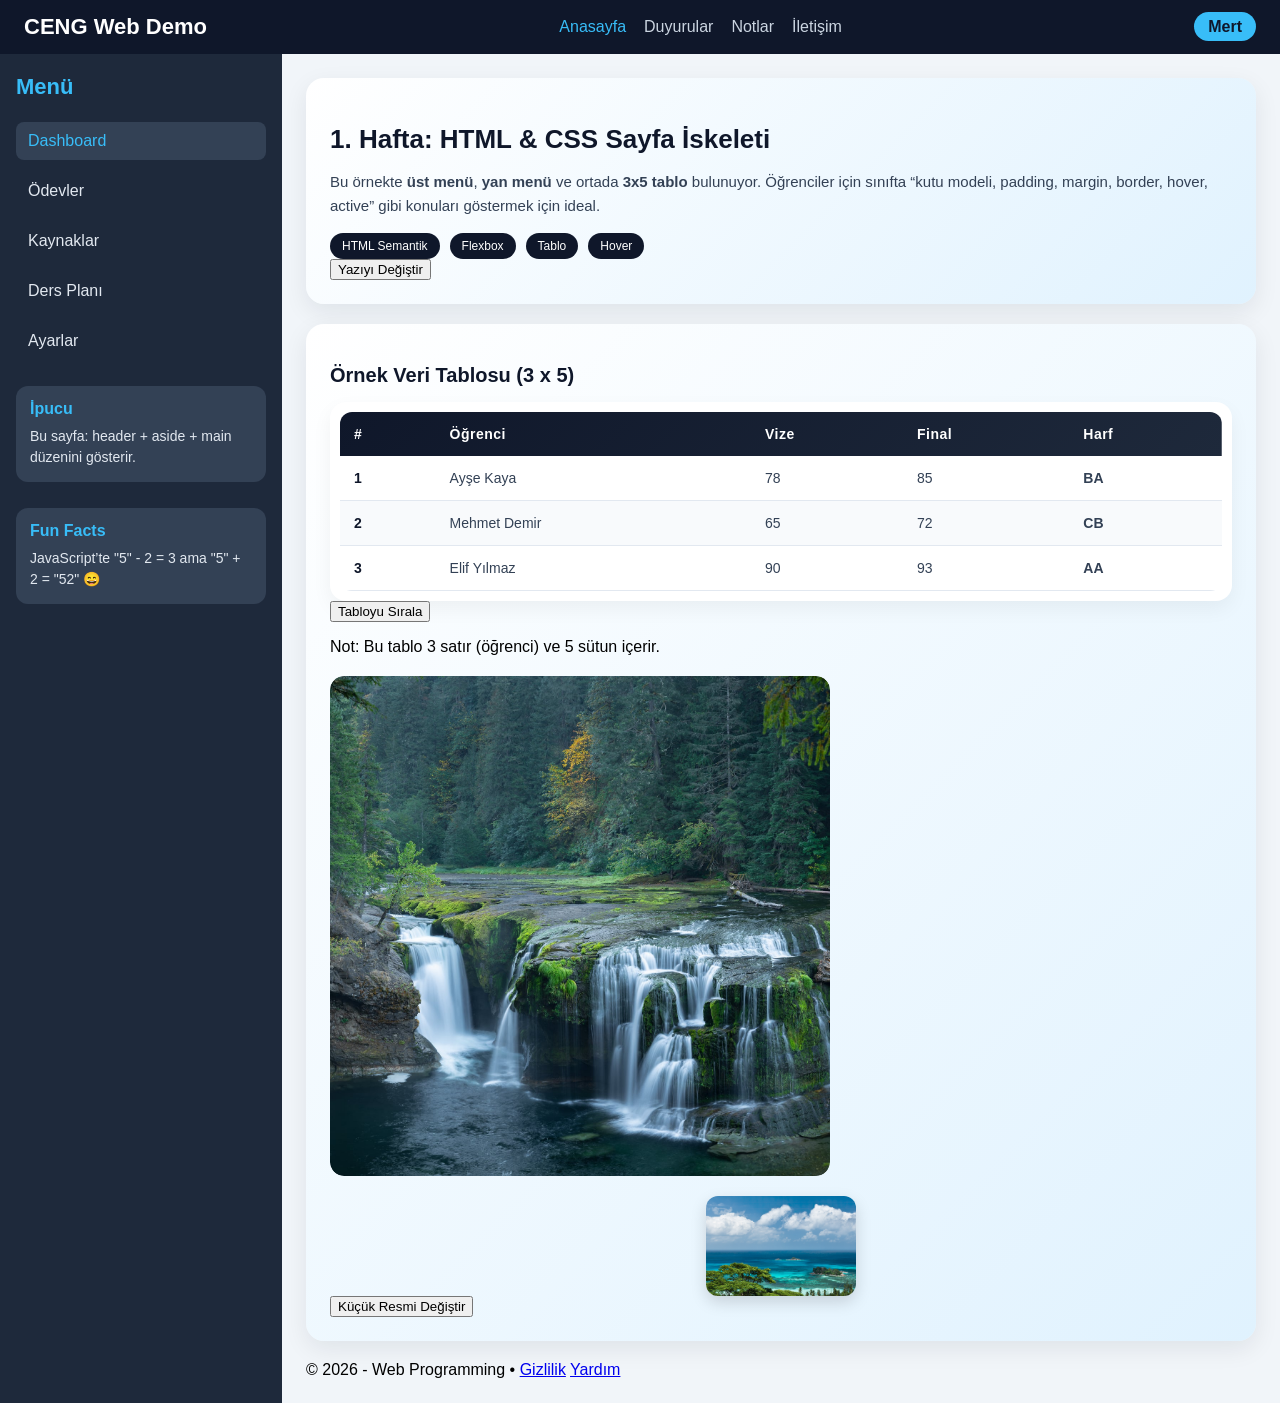
<file: web_week1/index.html>
<!doctype html>
<html lang="tr">
<head>
  <meta charset="utf-8" />
  <meta name="viewport" content="width=device-width, initial-scale=1" />
  <title>HTML + CSS Demo</title>
  <link rel="stylesheet" href="style.css" />
</head>

<body>
  <!-- TOP NAV -->
  <header class="topbar">
    <div class="brand">CENG Web Demo</div>

    <nav class="topnav" aria-label="Üst Menü">
      <a class="topnav__link is-active" href="#">Anasayfa</a>
      <a class="topnav__link" href="#">Duyurular</a>
      <a class="topnav__link" href="#">Notlar</a>
      <a class="topnav__link" href="#">İletişim</a>
    </nav>

    <div class="user">
      <span class="user__pill">Mert</span>
    </div>
  </header>

  <!-- PAGE LAYOUT -->
  <div class="layout">
    <!-- SIDE MENU -->
    <aside class="sidebar" aria-label="Yan Menü">
      <h2 class="sidebar__title">Menü</h2>
      <a class="sidebar__link is-active" href="#">Dashboard</a>
      <a class="sidebar__link" href="#">Ödevler</a>
      <a class="sidebar__link" href="#">Kaynaklar</a>
      <a class="sidebar__link" href="#">Ders Planı</a>
      <a class="sidebar__link" href="#">Ayarlar</a>

      <div class="sidebar__card">
        <h3 class="sidebar__cardTitle">İpucu</h3>
        <p class="sidebar__cardText">
          Bu sayfa: header + aside + main düzenini gösterir.
        </p>
      </div>

      <div class="sidebar__card">
        <h3 class="sidebar__cardTitle">Fun Facts</h3>
        <p class="sidebar__cardText" id="interestingInfo">
          JavaScript’te "5" - 2 = 3 ama "5" + 2 = "52" 😄
        </p>
      </div>
    </aside>

    <!-- MAIN CONTENT -->
    <main class="content">
      <!-- KART 1 -->
      <section class="card">
        <h1 class="card__title">1. Hafta: HTML & CSS Sayfa İskeleti</h1>
        <p class="card__text">
          Bu örnekte <strong>üst menü</strong>, <strong>yan menü</strong> ve ortada
          <strong>3x5 tablo</strong> bulunuyor. Öğrenciler için sınıfta “kutu modeli, padding,
          margin, border, hover, active” gibi konuları göstermek için ideal.
        </p>

        <div class="badges">
          <span class="badge">HTML Semantik</span>
          <span class="badge">Flexbox</span>
          <span class="badge">Tablo</span>
          <span class="badge">Hover</span>
        </div>

        <button id="changeTextBtn" class="actionBtn">
          Yazıyı Değiştir
        </button>
      </section>

      <!-- KART 2 -->
      <section class="card">
        <h2 class="card__subtitle">Örnek Veri Tablosu (3 x 5)</h2>

        <div class="tableWrap">
          <table class="dataTable">
            <thead>
              <tr>
                <th>#</th>
                <th>Öğrenci</th>
                <th>Vize</th>
                <th>Final</th>
                <th>Harf</th>
              </tr>
            </thead>
            <tbody>
              <tr>
                <td>1</td>
                <td>Ayşe Kaya</td>
                <td>78</td>
                <td>85</td>
                <td>BA</td>
              </tr>
              <tr>
                <td>2</td>
                <td>Mehmet Demir</td>
                <td>65</td>
                <td>72</td>
                <td>CB</td>
              </tr>
              <tr>
                <td>3</td>
                <td>Elif Yılmaz</td>
                <td>90</td>
                <td>93</td>
                <td>AA</td>
              </tr>
            </tbody>
          </table>
        </div>

        <button id="sortTableBtn" class="actionBtn">
          Tabloyu Sırala
        </button>
                <p class="muted">
          Not: Bu tablo 3 satır (öğrenci) ve 5 sütun içerir.
        </p>

        <div class="imageEffectBox">
  <img src="images/image.jpg" alt="Demo görsel" class="effectImage">
  <div class="imageGlow"></div>
</div>

        <div class="miniImageBox">
          <img src="images/img1.jpg" id="miniImage" alt="Küçük görsel" />
        </div>

        <button id="changeImageBtn" class="actionBtn">
          Küçük Resmi Değiştir
        </button>


      </section>

      <footer class="footer">
        <span>© 2026 - Web Programming</span>
        <span class="footer__sep">•</span>
        <a class="footer__link" href="#">Gizlilik</a>
        <a class="footer__link" href="#">Yardım</a>
      </footer>
    </main>
  </div>

  <script src="javascript.js"></script>
</body>
</html>
</file>
<file: web_week1/style.css>
/* TOPBAR */
.topbar {
  display: flex;
  justify-content: space-between;
  align-items: center;
  background-color: #1e293b; /* koyu lacivert */
  color: white;
  padding: 12px 24px;
}

/* Sol başlık */
.brand {
  font-size: 20px;
  font-weight: bold;
}

/* Menü */
.topnav {
  display: flex;
  gap: 20px;
}

.topnav__link {
  text-decoration: none;
  color: #cbd5e1;
  transition: 0.3s;
}

.topnav__link:hover {
  color: white;
}

.topnav__link.is-active {
  color: #38bdf8;
}

/* Kullanıcı */
.user__pill {
  background-color: #38bdf8;
  color: #0f172a;
  padding: 6px 12px;
  border-radius: 20px;
  font-weight: bold;
}
.extraBox {
  margin-top: 20px;
  padding: 12px;
  background: #0f172a;
  color: #e2e8f0;
  border-radius: 10px;
  font-size: 14px;
}

.extraBox h3 {
  margin-bottom: 8px;
  font-size: 16px;
  color: #38bdf8;
}

/* Genel yerleşim */
body {
  margin: 0;
  font-family: Arial, sans-serif;
  background: #f1f5f9;
}

/* Üst bar */
.topbar {
  display: flex;
  justify-content: space-between;
  align-items: center;
  background: #0f172a;
  color: white;
  padding: 14px 24px;
}

.brand {
  font-size: 22px;
  font-weight: bold;
}

.topnav {
  display: flex;
  gap: 18px;
}

.topnav__link {
  color: #cbd5e1;
  text-decoration: none;
  font-weight: 500;
}

.topnav__link:hover,
.topnav__link.is-active {
  color: #38bdf8;
}

.user__pill {
  background: #38bdf8;
  color: #0f172a;
  padding: 6px 14px;
  border-radius: 20px;
  font-weight: bold;
}

/* Sayfa düzeni */
.layout {
  display: flex;
  min-height: calc(100vh - 60px);
}

/* Sol bar */
.sidebar {
  width: 250px;
  background: #1e293b;
  color: white;
  padding: 20px 16px;
  display: flex;
  flex-direction: column;
  gap: 12px;
}

/* Menü başlığı */
.sidebar__title {
  margin: 0 0 10px 0;
  font-size: 22px;
  color: #38bdf8;
}

/* Sol menü linkleri */
.sidebar__link {
  display: block;
  padding: 10px 12px;
  border-radius: 8px;
  color: #e2e8f0;
  text-decoration: none;
  transition: 0.3s;
}

.sidebar__link:hover,
.sidebar__link.is-active {
  background: #334155;
  color: #38bdf8;
}

/* İpucu ve Fun Fact kutuları */
.sidebar__card {
  margin-top: 14px;
  background: #334155;
  border-radius: 12px;
  padding: 14px;
}

.sidebar__cardTitle {
  margin: 0 0 8px 0;
  font-size: 16px;
  color: #38bdf8;
}

.sidebar__cardText {
  margin: 0;
  font-size: 14px;
  line-height: 1.5;
  color: #e2e8f0;
}

/* Ana içerik */
.content {
  flex: 1;
  padding: 24px;
}
.card {
  background: linear-gradient(135deg, #ffffff, #e0f2fe);
  border-radius: 18px;
  padding: 24px;
  margin-bottom: 20px;
  box-shadow: 0 8px 24px rgba(15, 23, 42, 0.08);
  transition: 0.3s;
}

.card:hover {
  transform: translateY(-4px);
}

/* Başlık */
.card__title {
  font-size: 26px;
  margin-bottom: 10px;
  color: #0f172a;
}

/* Alt başlık */
.card__subtitle {
  font-size: 20px;
  margin-bottom: 10px;
  color: #0f172a;
}

/* Açıklama */
.card__text {
  font-size: 15px;
  line-height: 1.6;
  color: #334155;
}
.badges {
  margin-top: 12px;
  display: flex;
  gap: 10px;
  flex-wrap: wrap;
}

.badge {
  background: #0f172a;
  color: white;
  padding: 6px 12px;
  border-radius: 999px;
  font-size: 12px;
  transition: 0.3s;
}

.badge:hover {
  background: #38bdf8;
  color: #0f172a;
}
.imageEffectBox {
  position: relative;
  width: 100%;
  max-width: 500px;
  margin-top: 20px;
  border-radius: 14px;
  overflow: hidden;
}

.effectImage {
  width: 100%;
  display: block;
  border-radius: 14px;
}

.imageGlow {
  position: absolute;
  width: 120px;
  height: 120px;
  background: radial-gradient(circle, rgba(255,255,255,0.55) 0%, rgba(255,255,255,0) 70%);
  border-radius: 50%;
  pointer-events: none;
  transform: translate(-50%, -50%);
  opacity: 0;
  transition: opacity 0.2s ease;
}

/* TABLO KARTI */
.tableWrap {
  margin-top: 15px;
  overflow-x: auto;
  background: white;
  border-radius: 16px;
  padding: 10px;
  box-shadow: 0 8px 20px rgba(0, 0, 0, 0.05);
}

/* TABLO */
.dataTable {
  width: 100%;
  border-collapse: collapse;
  overflow: hidden;
  border-radius: 12px;
}

/* HEADER */
.dataTable thead {
  background: linear-gradient(135deg, #0f172a, #1e293b);
  color: white;
}

.dataTable th {
  padding: 14px;
  text-align: left;
  font-size: 14px;
  letter-spacing: 0.5px;
}

/* BODY */
.dataTable td {
  padding: 14px;
  font-size: 14px;
  color: #334155;
}

/* SATIR AYRIM */
.dataTable tbody tr {
  border-bottom: 1px solid #e2e8f0;
  transition: 0.3s;
}

/* ZEBRA */
.dataTable tbody tr:nth-child(even) {
  background: #f8fafc;
}

/* HOVER */
.dataTable tbody tr:hover {
  background: #e0f2fe;
  transform: scale(1.01);
}

/* İLK SÜTUN (#) */
.dataTable td:first-child {
  font-weight: bold;
  color: #0f172a;
}

/* HARF NOTU RENKLERİ */
.dataTable td:last-child {
  font-weight: bold;
}

.dataTable td:last-child:contains("AA") {
  color: green;
}

.dataTable td:last-child:contains("BA") {
  color: #16a34a;
}

.dataTable td:last-child:contains("CB") {
  color: orange;
}
.miniImageBox {
  margin-top: 20px;
  display: flex;
  justify-content: center;
}

#miniImage {
  width: 150px;
  height: 100px;
  object-fit: cover;
  border-radius: 12px;
  box-shadow: 0 6px 16px rgba(0,0,0,0.15);
  transition: 0.3s;
}

#miniImage:hover {
  transform: scale(1.08);
}
.imageEffectBox {
  position: relative;
  width: 100%;
  max-width: 500px;
  margin-top: 20px;
  border-radius: 14px;
  overflow: hidden;
}

.effectImage {
  width: 100%;
  display: block;
  border-radius: 14px;
}

.imageGlow {
  position: absolute;
  width: 120px;
  height: 120px;
  background: radial-gradient(circle, rgba(255,255,255,0.55) 0%, rgba(255,255,255,0) 70%);
  border-radius: 50%;
  pointer-events: none;
  transform: translate(-50%, -50%);
  opacity: 0;
  transition: opacity 0.2s ease;
}
</file>
